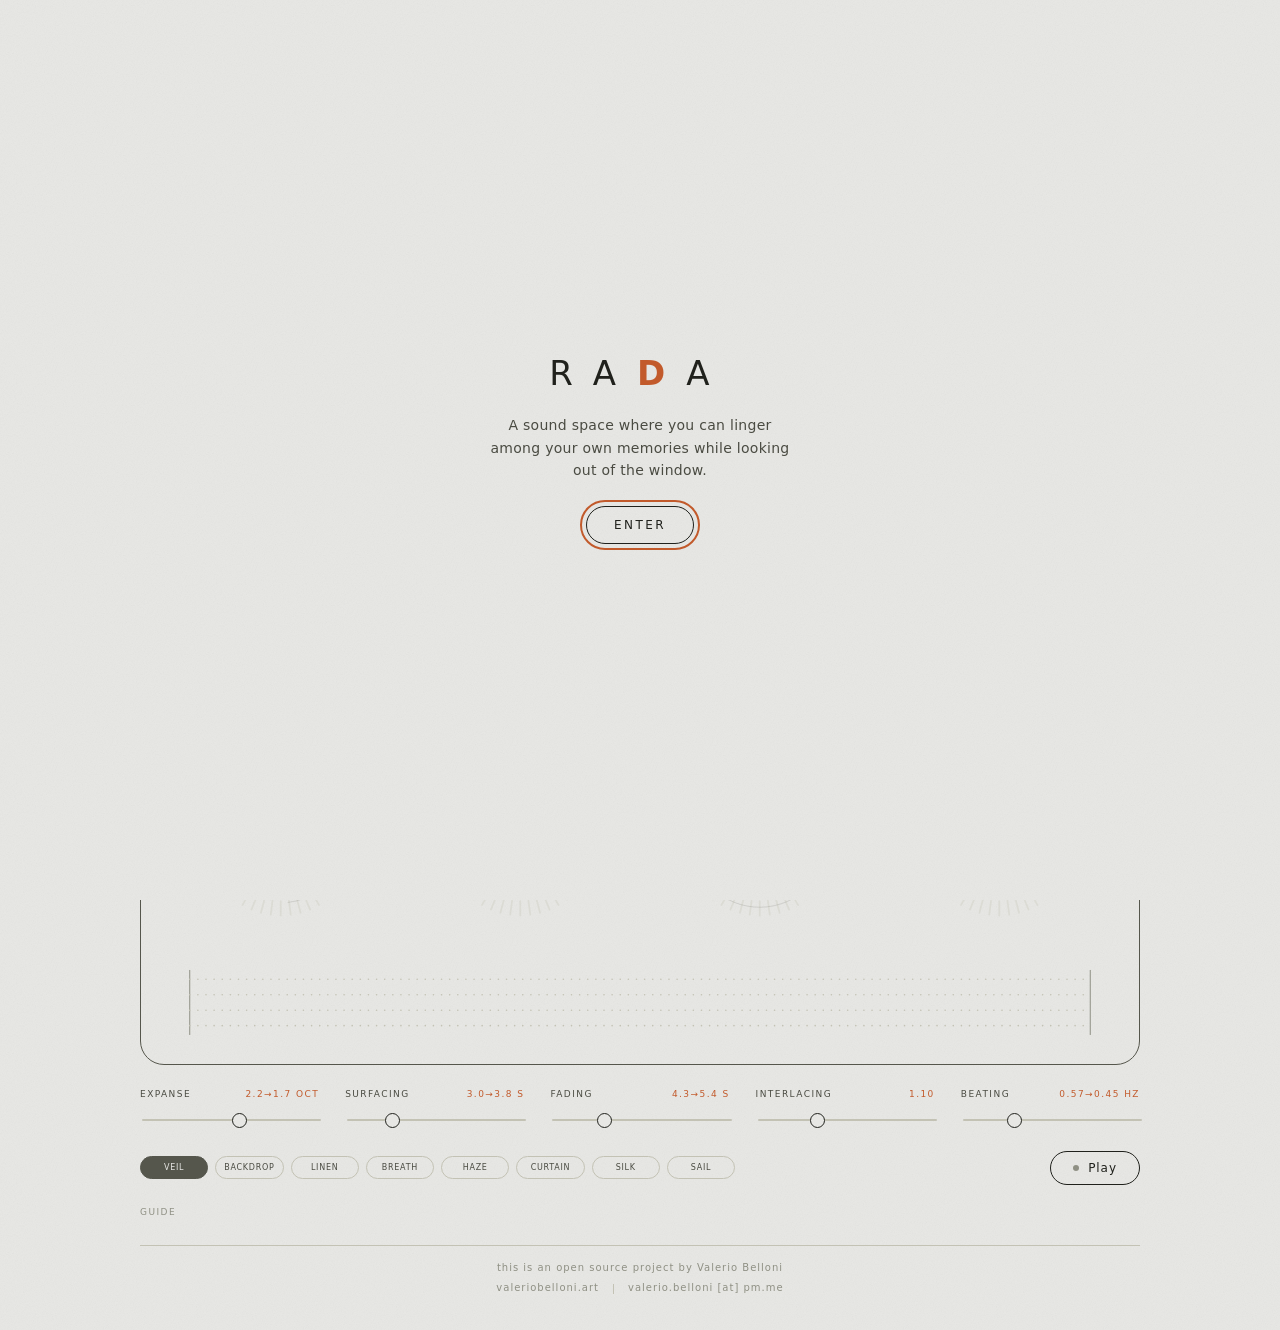
<file: index.html>
<!DOCTYPE html>
<html lang="it">
<head>
<meta charset="utf-8">
<meta name="viewport" content="width=device-width, initial-scale=1">
<title>Rada</title>

<!-- Le anteprime social restano in inglese: i crawler leggono questi meta
     prima che il JavaScript giri, quindi qualunque lingua ci sia scritta qui
     è quella che appare quando si condivide il link. i18n.js li riscrive
     comunque nella lingua corrente, per i motori che eseguono lo script. -->
<meta name="description" content="Four sound phrases of different lengths that never come back together the same way. A generative instrument in the browser.">

<meta property="og:title" content="Rada">
<meta property="og:description" content="Four sound phrases of different lengths that never come back together the same way.">
<meta property="og:type" content="website">

<!-- favicon inline: il punto che pulsa. Data URI, così non c'è un file da
     servire e funziona anche aprendo index.html col doppio clic. -->
<link rel="icon" href="data:image/svg+xml,%3Csvg xmlns='http://www.w3.org/2000/svg' viewBox='0 0 32 32'%3E%3Crect width='32' height='32' rx='7' fill='%23e9e7db'/%3E%3Ccircle cx='16' cy='16' r='6' fill='%23c25a2b'/%3E%3C/svg%3E">

<link rel="stylesheet" href="css/style.css">
</head>
<body>

<div class="stage">
 <div class="wrap">

  <div class="head">
    <h1>Ra<em>d</em>a</h1>
    <div class="headRight">
      <nav class="langs" id="langs" aria-label="Lingua"></nav>
      <span class="langSep" aria-hidden="true"></span>
      <div class="status" id="status">
        <span class="pulse"></span>
        <span id="statusText">in attesa</span>
      </div>
    </div>
  </div>

  <div class="loopCard">
    <div class="cardHead">
      <span class="t" data-i18n="card.title">Le quattro frasi</span>
      <span class="realign" id="realign">—</span>
    </div>
    <div class="loopHint" data-i18n="card.hint">trascina: durata · clic: silenzia · ↻ nuova idea</div>
    <div id="canvas-holder"></div>
  </div>

  <div class="controls">
    <div class="ctl">
      <label for="spread"><span data-i18n="ctl.spread">Ampiezza registro</span> <b id="vSpread">—</b></label>
      <input type="range" id="spread" min="0" max="100" value="45">
    </div>
    <div class="ctl">
      <label for="warmth"><span data-i18n="ctl.warmth">Calore</span> <b id="vWarmth">—</b></label>
      <input type="range" id="warmth" min="0" max="100" value="70">
    </div>
    <div class="ctl">
      <label for="rev"><span data-i18n="ctl.rev">Spazio / coda</span> <b id="vRev">—</b></label>
      <input type="range" id="rev" min="0" max="100" value="72">
    </div>
    <div class="ctl">
      <label for="dens"><span data-i18n="ctl.dens">Densità dell'idea</span> <b id="vDens">—</b></label>
      <input type="range" id="dens" min="2" max="14" value="5">
    </div>
    <div class="ctl">
      <label for="head"><span data-i18n="ctl.head">Addensamento</span> <b id="vHead">—</b></label>
      <input type="range" id="head" min="10" max="70" value="30">
    </div>
  </div>

  <div class="bar">
    <div class="moods" id="moods"></div>
    <button class="power" id="power">
      <span class="dot"></span><span id="powerLabel">Avvia</span>
    </button>
  </div>

  <!-- ----------------------------------------------- la seconda classe
       Stesso impianto del riquadro sopra, ma gli eventi qui durano invece di
       accadere: tenute che si sovrappongono fra loro e alle gocce. Il canvas
       è separato perché due riquadri con bordo proprio non possono condividere
       la stessa tela; lo disegna js/droni.js, dentro lo stesso ciclo di
       fotogrammi dell'altro.

       Sopra al riquadro, la riga della stagione: gemella di quella in testa
       alla pagina, e diversa nella scala del tempo. Là l'ora del giorno, qui
       il mese dell'anno.                                                 -->
  <div class="statusDroni">
    <div class="status" id="statusStagione">
      <span class="pulse"></span>
      <span id="statusStagioneText">in attesa</span>
    </div>
  </div>

  <div class="loopCard droneCard">
    <div class="cardHead">
      <span class="t" data-i18n="drone.title">I quattro tessuti</span>
      <span class="realign" id="realignDroni">—</span>
    </div>
    <div class="loopHint" data-i18n="drone.hint">trascina: durata · clic: silenzia · ↻ nuova idea</div>
    <div id="drone-holder"></div>
  </div>

  <div class="controls controlsTessuti">
    <div class="ctl">
      <label for="d_spread"><span data-i18n="dctl.spread">Estensione</span> <b id="v_spread">—</b></label>
      <input type="range" id="d_spread" min="0" max="100" step="1" value="55">
    </div>
    <div class="ctl">
      <label for="d_apri"><span data-i18n="dctl.apri">Affioramento</span> <b id="v_apri">—</b></label>
      <input type="range" id="d_apri" min="0.3" max="12" step="0.1" value="3">
    </div>
    <div class="ctl">
      <label for="d_chiudi"><span data-i18n="dctl.chiudi">Dissolvenza</span> <b id="v_chiudi">—</b></label>
      <input type="range" id="d_chiudi" min="0.3" max="15" step="0.1" value="4.3">
    </div>
    <div class="ctl">
      <label for="d_sovr"><span data-i18n="dctl.sovr">Intreccio</span> <b id="v_sovr">—</b></label>
      <input type="range" id="d_sovr" min="0.2" max="3" step="0.01" value="1.10">
    </div>
    <div class="ctl">
      <label for="d_battito"><span data-i18n="dctl.battito">Battito</span> <b id="v_battito">—</b></label>
      <input type="range" id="d_battito" min="0.05" max="2" step="0.01" value="0.57">
    </div>
  </div>

  <div class="bar barDroni">
    <div class="moods" id="droniMoods"></div>
    <button class="power" id="powerTessuti">
      <span class="dot"></span><span id="powerTessutiLabel">Avvia</span>
    </button>
  </div>

  <!-- ------------------------------------------------------------------
       I quadranti vivono nel canvas, che per una tastiera e per un lettore
       di schermo è una superficie muta: qui sotto stanno gli STESSI comandi
       in HTML nativo, invisibili ma raggiungibili con Tab. Restano in sincronia
       col disegno in entrambe le direzioni (vedi bindA11y in ui.js).
  ------------------------------------------------------------------ -->
  <div class="srOnly" id="a11y">
    <h2 data-i18n="a11y.title">Comandi equivalenti da tastiera</h2>
    <!-- Le due classi hanno due elenchi separati, e i titoli sono gli stessi
         dei riquadri visibili: chi ascolta la pagina e chi la guarda devono
         sentirsi nello stesso posto. -->
    <h3 data-i18n="card.title">Le quattro frasi</h3>
    <div id="a11yLoops"></div>
    <h3 data-i18n="drone.title">I quattro tessuti</h3>
    <div id="a11yDroni"></div>
  </div>

  <div class="foot">
    <!-- scheda nuova: il collage sta suonando, e una navigazione qui lo
         spegnerebbe perdendo la sessione in corso. Il ?da=strumento dice alla
         guida che Rada è già aperta di là, così non offre di riaprirla. -->
    <a class="docLink" href="guida.html?da=strumento" target="_blank" rel="noopener"
       data-i18n="ui.guide" data-i18n-aria="ui.guideAria">Guida</a>
  </div>

  <!-- ----------------------------------------------------------- la firma
       Un filo, e sotto i crediti. La riga separa senza chiudere: chiudere lo
       fanno i bordi dei due riquadri, e un terzo rettangolo qui sarebbe un
       riquadro che non contiene nulla.

       L'indirizzo non è un collegamento, come nella guida e per la stessa
       ragione: un mailto: che contenga "[at]" aprirebbe una bozza verso un
       destinatario inesistente. Va ricomposto a mano, ed è il prezzo di non
       darlo in pasto ai raccoglitori di indirizzi.                      -->
  <div class="firma">
    <p data-i18n="foot.credits">questo è un progetto open source ideato da Valerio Belloni</p>
    <div class="recapiti">
      <a href="https://www.valeriobelloni.art">valeriobelloni.art</a>
      <span class="sep" aria-hidden="true"></span>
      <span class="posta">valerio.belloni [at] pm.me</span>
    </div>
  </div>

 </div>
</div>

<!-- Il cancello è una finestra modale vera: prima l'ingresso era un <div>,
     quindi non prendeva fuoco e chi naviga da tastiera restava chiuso fuori. -->
<div class="gate" id="gate" role="dialog" aria-modal="true" aria-labelledby="gateTitle">
  <h2 id="gateTitle">Ra<em>d</em>a</h2>
  <p data-i18n="gate.text">Uno spazio sonoro nel quale si può indugiare nei propri ricordi mentre si guarda fuori dalla finestra.</p>
  <button class="enter" id="enter" type="button" data-i18n="gate.enter">Entra</button>
</div>

<!-- Nessuna libreria: tutto ciò che serve è qui dentro, e la pagina si apre
     anche senza rete. Il disegno usa l'API 2D del browser, il suono la Web
     Audio API.

     l'ordine conta: le parole e il modello prima (non dipendono da nulla),
     poi il suono, poi il disegno, infine i comandi -->
<script src="js/i18n.js"></script>
<script src="js/model.js"></script>
<script src="js/audio.js"></script>
<script src="js/droni.js"></script>
<script src="js/frasi.js"></script>
<script src="js/ui.js"></script>
</body>
</html>
</file>
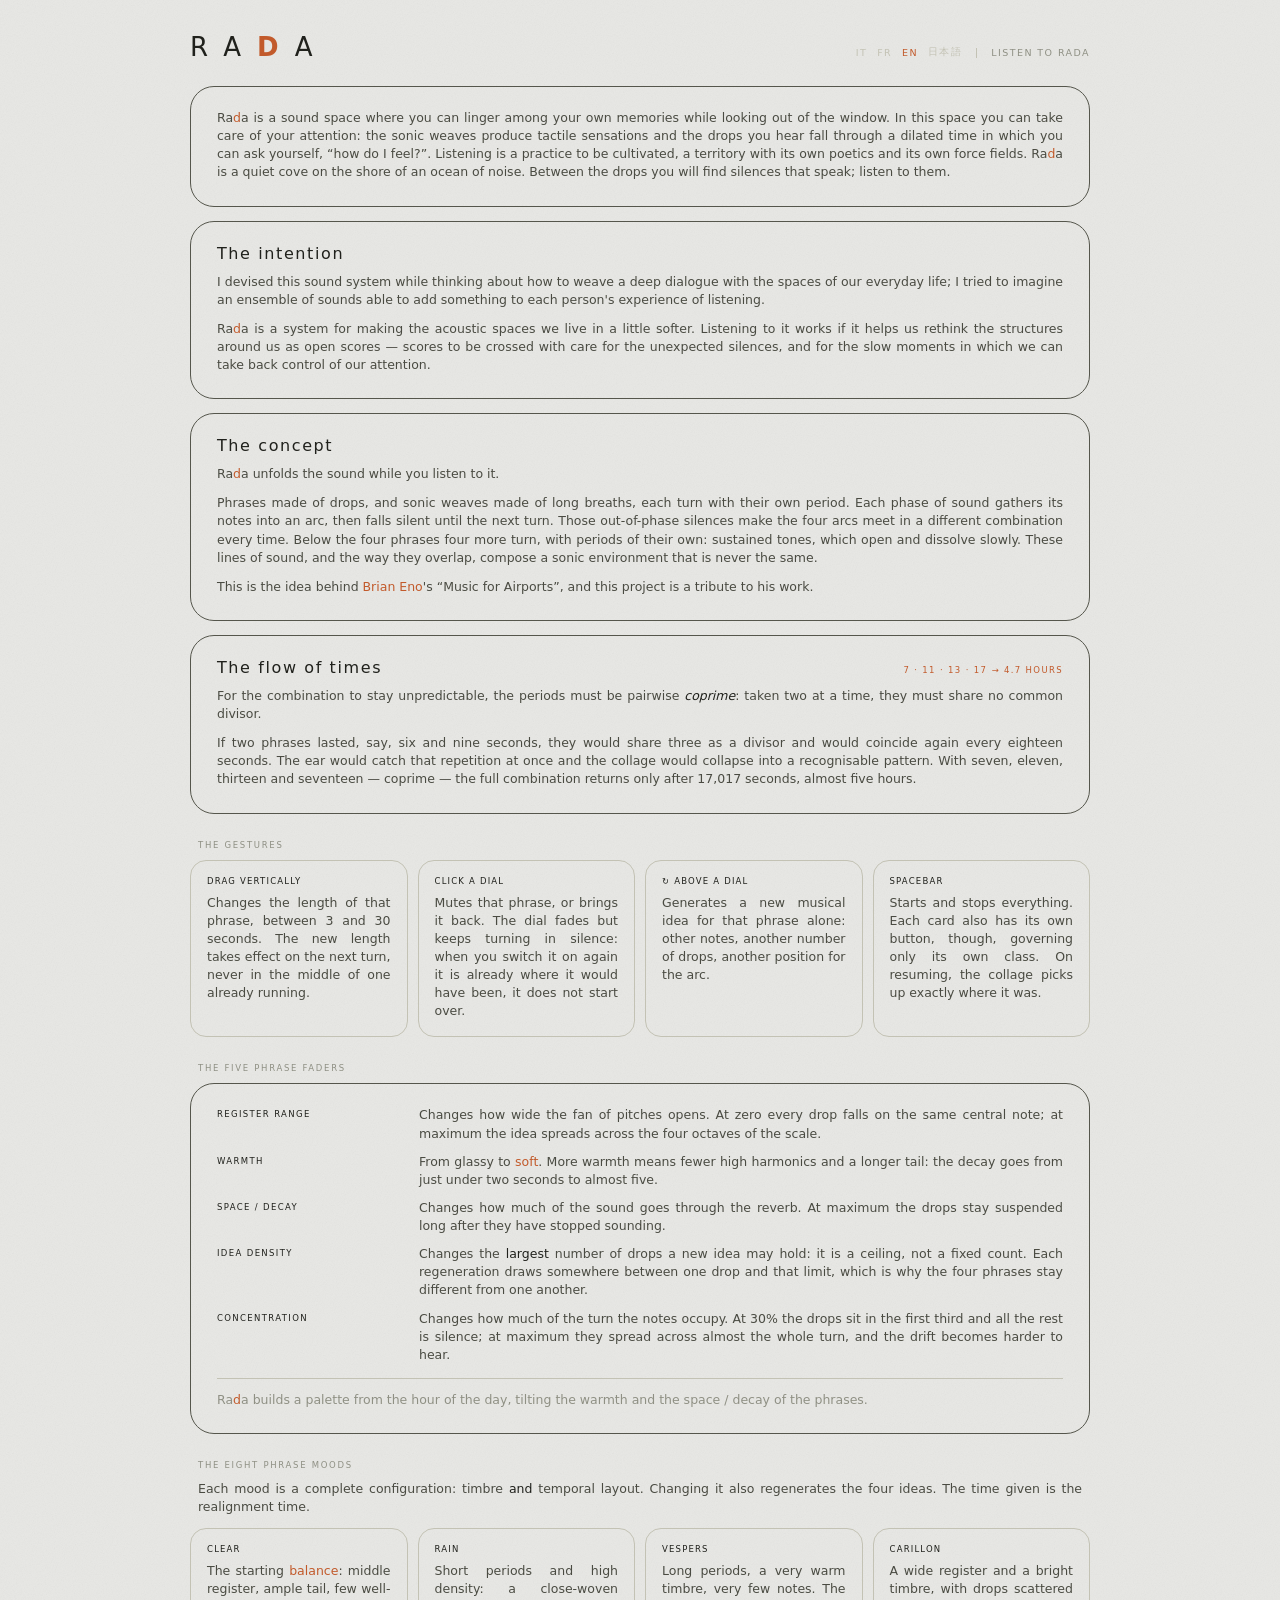
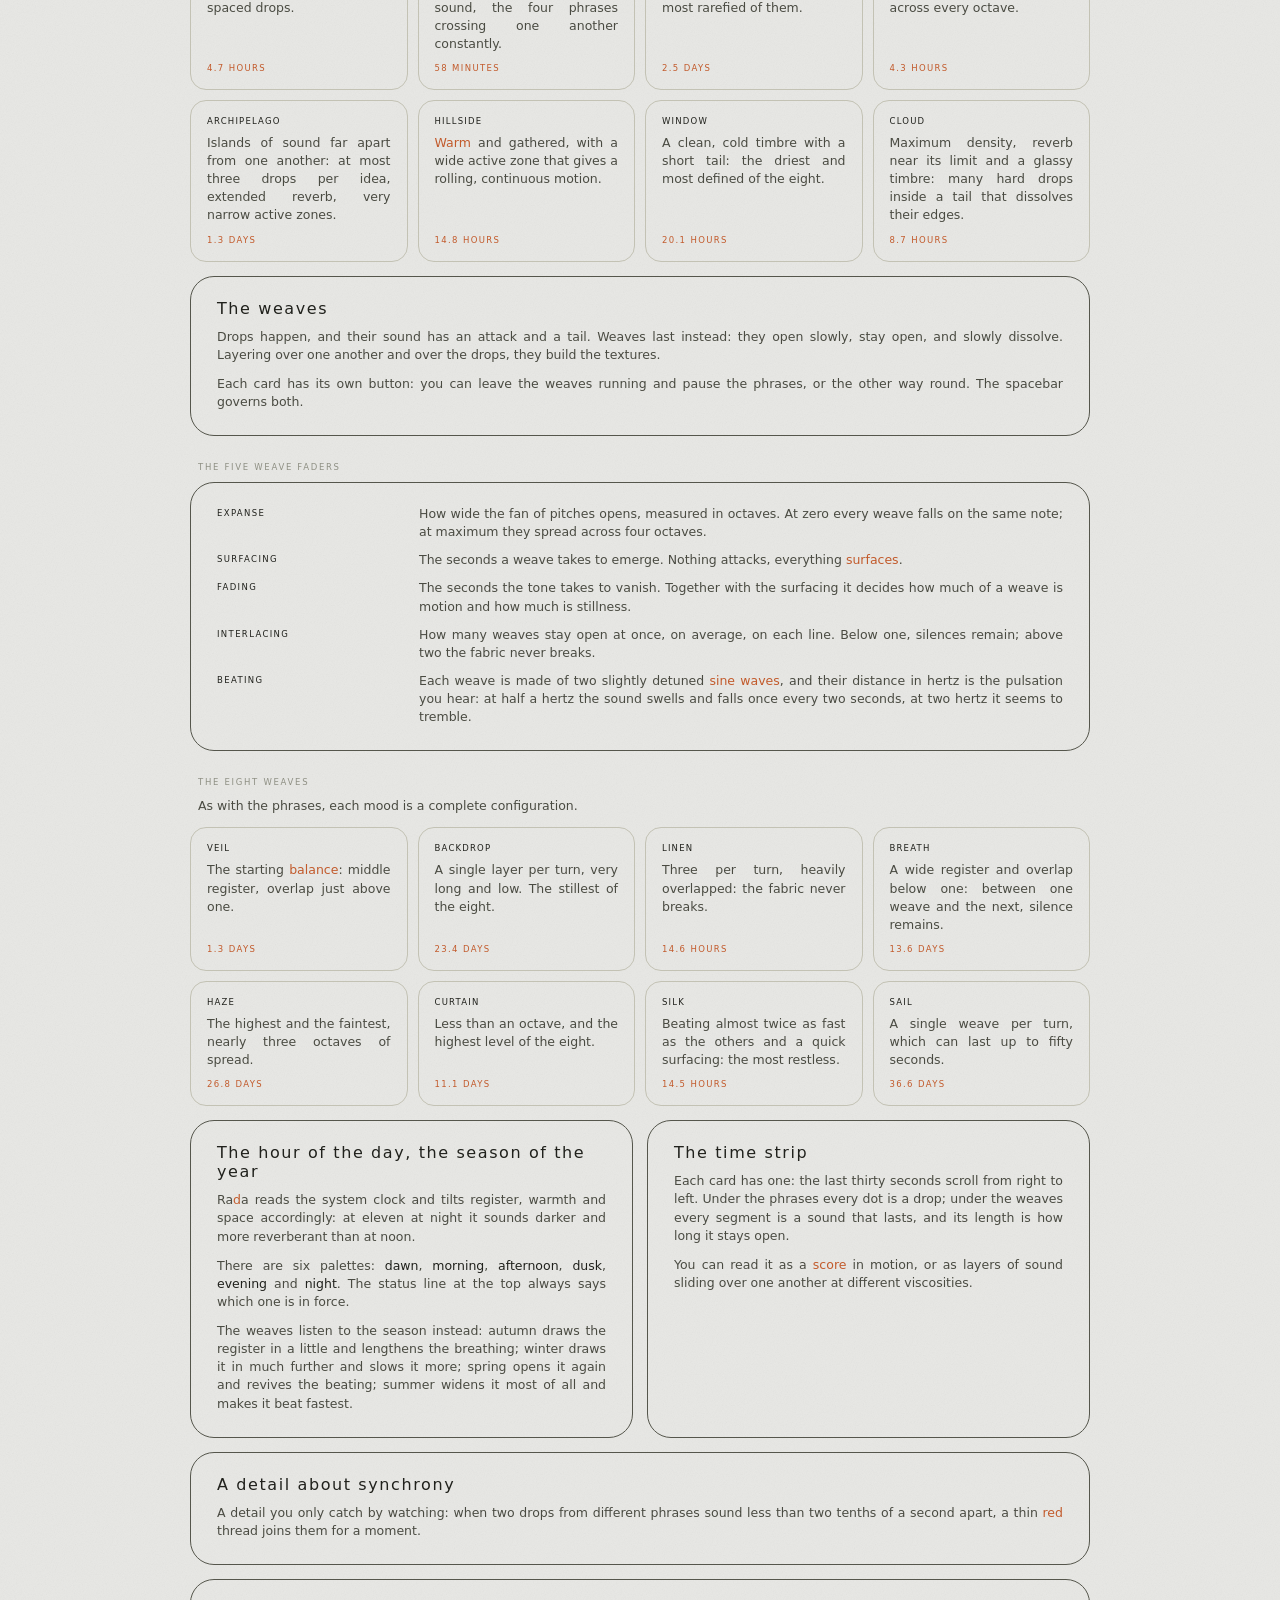
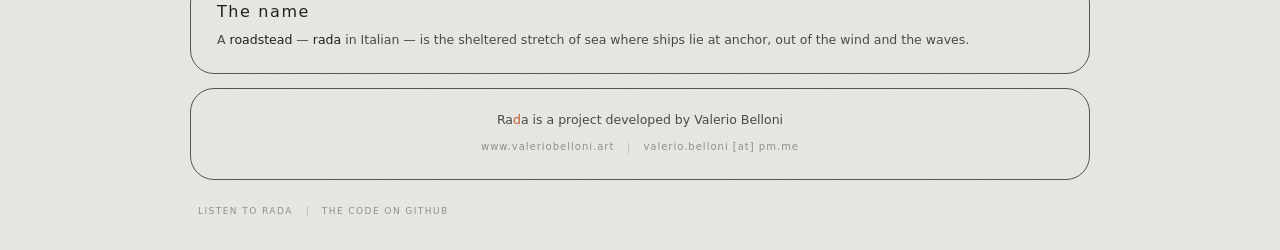
<file: guida.html>
<!DOCTYPE html>
<html lang="it">
<head>
<meta charset="utf-8">
<meta name="viewport" content="width=device-width, initial-scale=1">
<title data-i18n="g.title">Rada · Guida</title>

<meta name="description" content="How Rada works and how to use it: four phrases, coprime periods, and the collage that happens between them.">

<link rel="stylesheet" href="css/style.css">
<link rel="stylesheet" href="css/guida.css">
</head>
<body>

<div class="stage doc">
 <div class="wrap doc">

  <div class="head">
    <h1><a class="logoLink" href="index.html">Ra<em>d</em>a</a></h1>
    <div class="headRight">
      <nav class="langs" id="langs" aria-label="Lingua"></nav>
      <span class="langSep" aria-hidden="true"></span>
      <a class="backLink" href="index.html" data-i18n="g.back">Ascolta Rada</a>
    </div>
  </div>

  <!-- ------------------------------------------------- l'invito, senza titolo -->
  <section class="docCard">
    <p data-i18n-html="g.open1">Ra<em class="amb">d</em>a è uno spazio sonoro nel quale si può
    indugiare nei propri ricordi mentre si guarda fuori dalla finestra. In
    questo spazio puoi prenderti cura della tua attenzione, i tessuti sonori
    producono delle sensazioni tattili e le gocce che ascolti cadono in un
    tempo dilatato nel quale puoi chiederti “come mi sento?”. L'ascolto è
    un'attività da coltivare, è un territorio che ha le sue poetiche e i suoi
    campi di forza. Ra<em class="amb">d</em>a è un'insenatura tranquilla lungo la costa di un
    oceano di rumore. Tra le gocce troverai dei silenzi che parlano;
    ascoltali.</p>
  </section>

  <!-- ------------------------------------------------------ l'intenzione
       La voce dell'autore, in prima persona. Sta dopo l'invito e prima del
       concetto: prima si entra nello spazio, poi si dice perché lo si è
       costruito, e solo dopo come funziona.                              -->
  <section class="docCard">
    <div class="cardHead"><h2 class="t" data-i18n="g.intent.t">L'intenzione</h2></div>
    <p data-i18n-html="g.intent1">Ho ideato questo sistema sonoro pensando a
    come poter intessere un dialogo profondo con gli spazi del nostro
    quotidiano, ho cercato di immaginare un insieme sonoro capace di aggiungere
    qualcosa all'esperienza uditiva di ciascuno.</p>

    <p data-i18n-html="g.intent2">Ra<em class="amb">d</em>a è un sistema che
    permette di rendere più morbidi gli spazi acustici in cui viviamo. Il suo
    ascolto funziona se aiuta a ripensare le strutture intorno a noi come a
    delle partiture aperte, che vanno attraversate ponendo cura ai silenzi
    inaspettati e ai momenti lenti nei quali possiamo riprendere il controllo
    sulla nostra attenzione.</p>
  </section>

  <!-- ------------------------------------------------------- il concetto -->
  <section class="docCard">
    <div class="cardHead"><h2 class="t" data-i18n="g.concept.t">Il concetto</h2></div>
    <p data-i18n-html="g.concept1">Ra<em class="amb">d</em>a sviluppa il suono mentre lo ascolti.</p>

    <p data-i18n-html="g.concept2">Frasi composte da gocce e tessuti sonori
    fatti di lunghi respiri girano ciascuno col proprio periodo. Ogni fase
    sonora concentra le sue note in un arco, poi tace fino al giro successivo.
    Quei silenzi fuori fase fanno in modo che i quattro archi si incontrino
    ogni volta in una combinazione diversa. Sotto le quattro frasi ne girano
    altre quattro, coi propri periodi: suoni tenuti, che si aprono e si
    dissolvono lentamente. Queste linee di suoni e le loro sovrapposizioni
    compongono un ambiente sonoro sempre differente.</p>

    <p data-i18n-html="g.concept3">Questa è l'idea alla base di “Music for
    Airports” di <em class="amb">Brian Eno</em> e questo progetto è un tributo al suo lavoro.</p>
  </section>

  <!-- --------------------------------------------- lo scorrere dei tempi -->
  <section class="docCard">
    <div class="cardHead">
      <h2 class="t" data-i18n="g.flow.t">Lo scorrere dei tempi</h2>
      <span class="realign" data-i18n="g.flow.badge">7 · 11 · 13 · 17 → 4,7 ore</span>
    </div>

    <p data-i18n-html="g.flow1">Perché la combinazione resti imprevedibile, i
    periodi devono essere <i>coprimi</i> a due a due: presi a coppie, non
    devono avere alcun divisore in comune.</p>

    <p data-i18n-html="g.flow2">Se due frasi durassero ad esempio sei e nove
    secondi condividerebbero il tre come divisore, e tornerebbero a coincidere
    ogni diciotto secondi. L'orecchio sentirebbe subito questa ripetizione e il
    collage collasserebbe in un motivo riconoscibile. Con sette, undici, tredici
    e diciassette — primi fra loro — la combinazione completa si ripete solo
    dopo 17.017 secondi, quasi cinque ore.</p>
  </section>

  <!-- ------------------------------------------------------------ i gesti -->
  <h2 class="docLabel" data-i18n="g.lbl.gestures">I gesti</h2>
  <div class="docGrid g4">
    <div class="docCell">
      <span class="k" data-i18n="g.gest1.k">Trascina in verticale</span>
      <p data-i18n-html="g.gest1">Cambia la durata di quella frase, fra 3 e 30
      secondi. La nuova durata entra in vigore al giro successivo, mai a metà di
      uno in corso.</p>
    </div>
    <div class="docCell">
      <span class="k" data-i18n="g.gest2.k">Clic su un quadrante</span>
      <p data-i18n-html="g.gest2">Silenzia quella frase, o la riattiva. Il
      quadrante impallidisce ma continua a girare in silenzio: quando la
      riaccendi è già dove sarebbe stata, non riparte da capo.</p>
    </div>
    <div class="docCell">
      <span class="k" data-i18n="g.gest3.k">↻ sopra un quadrante</span>
      <p data-i18n-html="g.gest3">Genera una nuova idea musicale per quella
      frase soltanto: altre note, altro numero di gocce, altra posizione
      dell'arco.</p>
    </div>
    <div class="docCell">
      <span class="k" data-i18n="g.gest4.k">Barra spaziatrice</span>
      <p data-i18n-html="g.gest4">Avvia e ferma tutto. Ogni riquadro ha però
      anche il suo pulsante, che governa solo la propria classe. Alla ripresa il
      collage riparte esattamente da dov'era.</p>
    </div>
  </div>

  <!-- ------------------------------------------------------- i cursori -->
  <h2 class="docLabel" data-i18n="g.lbl.faders">I cinque cursori per le frasi</h2>
  <section class="docCard">
    <dl class="docList">
      <dt data-i18n="ctl.spread">Ampiezza registro</dt>
      <dd data-i18n-html="g.f1">Modifica quanto si allarga il ventaglio delle
      altezze. A zero tutte le gocce cadono sulla stessa nota centrale; al
      massimo l'idea si distende sulle quattro ottave della scala.</dd>

      <dt data-i18n="ctl.warmth">Calore</dt>
      <dd data-i18n-html="g.f2">Da vetroso a <em class="amb">morbido</em>. Più calore significa meno
      armoniche acute e una coda più lunga: il decadimento passa da poco meno di
      due secondi a quasi cinque.</dd>

      <dt data-i18n="ctl.rev">Spazio / coda</dt>
      <dd data-i18n-html="g.f3">Modifica quanta parte del suono passa per il
      riverbero. Al massimo le gocce restano sospese a lungo dopo aver smesso di
      suonare.</dd>

      <dt data-i18n="ctl.dens">Densità dell'idea</dt>
      <dd data-i18n-html="g.f4">Modifica il numero <em>massimo</em> di gocce che
      una nuova idea può contenere: è un tetto, non un numero fisso. Ogni
      rigenerazione pesca fra una goccia e questo limite, perciò le quattro
      frasi restano diverse fra loro.</dd>

      <dt data-i18n="ctl.head">Addensamento</dt>
      <dd data-i18n-html="g.f5">Modifica quanta parte del giro è occupata dalle
      note. Al 30% le gocce stanno nel primo terzo e tutto il resto è silenzio;
      al massimo si distribuiscono quasi su tutto il giro, e lo sfasamento si fa
      meno percepibile.</dd>
    </dl>

    <p class="docNote" data-i18n-html="g.f.note">Ra<em class="amb">d</em>a crea
    una palette a seconda dell'ora del giorno inclinando il calore e lo spazio /
    coda delle frasi.</p>
  </section>

  <!-- --------------------------------------------------------- i mood ---->
  <h2 class="docLabel" data-i18n="g.lbl.moods">Gli otto stati d'animo per le frasi</h2>
  <p class="docIntro" data-i18n-html="g.moods.intro">Ogni stato d'animo è una
  configurazione completa: timbro <em>e</em> configurazione temporale.
  Cambiarlo rigenera anche le quattro idee. Il tempo indicato è quello di
  riallineamento.</p>

  <div class="docGrid g4 moodGrid">
    <div class="docCell">
      <span class="k" data-mood="sereno">Sereno</span>
      <p data-i18n-html="g.m.sereno">L'<em class="amb">equilibrio</em> di partenza: registro medio,
      coda ampia, poche gocce ben distanziate.</p>
      <span class="mt" data-i18n="g.mt.sereno">4,7 ore</span>
    </div>
    <div class="docCell">
      <span class="k" data-mood="pioggia">Pioggia</span>
      <p data-i18n-html="g.m.pioggia">Periodi brevi e densità alta: un suono
      fitto, le quattro frasi si incrociano di continuo.</p>
      <span class="mt" data-i18n="g.mt.pioggia">58 minuti</span>
    </div>
    <div class="docCell">
      <span class="k" data-mood="vespro">Vespro</span>
      <p data-i18n-html="g.m.vespro">Periodi lunghi, timbro caldissimo,
      pochissime note. Il più rarefatto.</p>
      <span class="mt" data-i18n="g.mt.vespro">2,5 giorni</span>
    </div>
    <div class="docCell">
      <span class="k" data-mood="carillon">Carillon</span>
      <p data-i18n-html="g.m.carillon">Registro largo e timbro chiaro, con gocce
      sparse su tutte le ottave.</p>
      <span class="mt" data-i18n="g.mt.carillon">4,3 ore</span>
    </div>
    <div class="docCell">
      <span class="k" data-mood="arcipelago">Arcipelago</span>
      <p data-i18n-html="g.m.arcipelago">Isole di suono molto distanti fra loro:
      massimo tre gocce per idea, riverbero esteso, zone attive molto
      strette.</p>
      <span class="mt" data-i18n="g.mt.arcipelago">1,3 giorni</span>
    </div>
    <div class="docCell">
      <span class="k" data-mood="collina">Collina</span>
      <p data-i18n-html="g.m.collina"><em class="amb">Caldo</em> e raccolto, con una zona attiva
      ampia che dà un andamento ondulato e continuo.</p>
      <span class="mt" data-i18n="g.mt.collina">14,8 ore</span>
    </div>
    <div class="docCell">
      <span class="k" data-mood="finestra">Finestra</span>
      <p data-i18n-html="g.m.finestra">Timbro netto e freddo, coda corta: il più
      asciutto e definito degli otto.</p>
      <span class="mt" data-i18n="g.mt.finestra">20,1 ore</span>
    </div>
    <div class="docCell">
      <span class="k" data-mood="nuvola">Nuvola</span>
      <p data-i18n-html="g.m.nuvola">Densità massima, riverbero quasi al limite
      e timbro vetroso: tante gocce dure dentro una coda che ne diluisce i
      contorni.</p>
      <span class="mt" data-i18n="g.mt.nuvola">8,7 ore</span>
    </div>
  </div>


  <!-- --------------------------------------------------------- i tessuti -->
  <section class="docCard">
    <div class="cardHead"><h2 class="t" data-i18n="g.tes.t">I tessuti</h2></div>
    <p data-i18n-html="g.tes1">Le gocce accadono e il loro suono ha un attacco e
    una coda. I tessuti invece durano, si aprono lentamente, restano aperti e
    lentamente si dissolvono. Sovrapponendosi fra loro e alle gocce formano le
    tessiture.</p>

    <p data-i18n-html="g.tes3">Ogni riquadro ha il suo pulsante: si possono
    lasciare i tessuti e mettere in pausa le frasi, o il contrario. La barra
    spaziatrice invece vale per entrambi.</p>
  </section>

  <h2 class="docLabel" data-i18n="g.lbl.tfaders">I cinque cursori dei tessuti</h2>
  <section class="docCard">
    <dl class="docList">
      <dt data-i18n="dctl.spread">Estensione</dt>
      <dd data-i18n-html="g.tf1">Quanto si allarga il ventaglio delle altezze, misurato in ottave. A zero tutti i tessuti cadono sulla stessa nota; al massimo si distendono su quattro ottave.</dd>

      <dt data-i18n="dctl.apri">Affioramento</dt>
      <dd data-i18n-html="g.tf2">I secondi che un tessuto impiega a emergere. Nulla attacca, tutto <em class="amb">affiora</em>.</dd>

      <dt data-i18n="dctl.chiudi">Dissolvenza</dt>
      <dd data-i18n-html="g.tf3">I secondi che impiega il tono a sparire. Insieme all'affioramento decide quanta parte del tessuto è movimento e quanta è stasi.</dd>

      <dt data-i18n="dctl.sovr">Intreccio</dt>
      <dd data-i18n-html="g.tf4">Quanti tessuti restano aperti insieme, in media, su ciascuna linea. Sotto uno restano dei silenzi; sopra due la trama non si interrompe mai.</dd>

      <dt data-i18n="dctl.battito">Battito</dt>
      <dd data-i18n-html="g.tf5">Ogni tessuto è fatto di due <em class="amb">sinusoidi</em>
      leggermente scordate, e la loro differenza in hertz è la pulsazione che si
      sente: a mezzo hertz il suono si gonfia e si sgonfia una volta ogni due
      secondi, a due hertz il suono sembra tremare.</dd>

    </dl>
  </section>

  <h2 class="docLabel" data-i18n="g.lbl.tmoods">Gli otto tessuti</h2>
  <p class="docIntro" data-i18n-html="g.tmoods.intro">Come per le frasi, ogni
  stato d'animo è una configurazione completa.</p>

  <div class="docGrid g4 moodGrid">
    <div class="docCell">
      <span class="k" data-drone-mood="velo">Velo</span>
      <p data-i18n-html="g.tm.velo">L'<em class="amb">equilibrio</em> di partenza: registro medio, sovrapposizione appena sopra l'uno.</p>
      <span class="mt" data-i18n="g.tmt.velo">1,3 giorni</span>
    </div>
    <div class="docCell">
      <span class="k" data-drone-mood="fondale">Fondale</span>
      <p data-i18n-html="g.tm.fondale">Uno strato solo per giro, lunghissimo e grave. Il più immobile degli otto.</p>
      <span class="mt" data-i18n="g.tmt.fondale">23,4 giorni</span>
    </div>
    <div class="docCell">
      <span class="k" data-drone-mood="lino">Lino</span>
      <p data-i18n-html="g.tm.lino">Tre per giro molto sovrapposti: la trama non si interrompe mai.</p>
      <span class="mt" data-i18n="g.tmt.lino">14,6 ore</span>
    </div>
    <div class="docCell">
      <span class="k" data-drone-mood="respiro">Respiro</span>
      <p data-i18n-html="g.tm.respiro">Registro largo e sovrapposizione sotto l'uno: fra un tessuto e l'altro resta il silenzio.</p>
      <span class="mt" data-i18n="g.tmt.respiro">13,6 giorni</span>
    </div>
    <div class="docCell">
      <span class="k" data-drone-mood="bruma">Bruma</span>
      <p data-i18n-html="g.tm.bruma">Il più acuto e il più tenue, quasi tre ottave di estensione.</p>
      <span class="mt" data-i18n="g.tmt.bruma">26,8 giorni</span>
    </div>
    <div class="docCell">
      <span class="k" data-drone-mood="tenda">Tenda</span>
      <p data-i18n-html="g.tm.tenda">Meno di un'ottava, è il livello più alto degli otto.</p>
      <span class="mt" data-i18n="g.tmt.tenda">11,1 giorni</span>
    </div>
    <div class="docCell">
      <span class="k" data-drone-mood="seta">Seta</span>
      <p data-i18n-html="g.tm.seta">Battito quasi doppio degli altri e affioramento rapido: il più inquieto.</p>
      <span class="mt" data-i18n="g.tmt.seta">14,5 ore</span>
    </div>
    <div class="docCell">
      <span class="k" data-drone-mood="vela">Vela</span>
      <p data-i18n-html="g.tm.vela">Un tessuto solo per giro, che può durare fino a cinquanta secondi.</p>
      <span class="mt" data-i18n="g.tmt.vela">36,6 giorni</span>
    </div>
  </div>

  <!-- ---------------------------------------------- le due cose che vivono -->
  <div class="docPair">
    <section class="docCard">
      <div class="cardHead"><h2 class="t" data-i18n="g.hour.t">L'ora del giorno e la stagione dell'anno</h2></div>
      <p data-i18n-html="g.hour1">Ra<em class="amb">d</em>a legge l'orologio del sistema e inclina di
      conseguenza il registro, il calore e lo spazio: alle 23 suona più cupa e
      riverberata che a mezzogiorno.</p>
      <p data-i18n-html="g.hour2">Le palette sono sei: <em>alba</em>,
      <em>mattino</em>, <em>pomeriggio</em>, <em>tramonto</em>, <em>sera</em> e
      <em>notturna</em>. La riga di stato in alto dice sempre quale è in
      vigore.</p>
      <p data-i18n-html="g.hour3">Ai tessuti parla invece la stagione: l'autunno
      raccoglie appena il registro e allunga il respiro; l'inverno lo raccoglie
      molto di più e lo rallenta ancora; la primavera lo riapre e ravviva il
      battito; l'estate lo allarga più di tutte e lo fa battere più in
      fretta.</p>
    </section>

    <section class="docCard">
      <div class="cardHead"><h2 class="t" data-i18n="g.strip.t">La fascia temporale</h2></div>
      <p data-i18n-html="g.strip1">Ogni riquadro ne ha una: da destra verso
      sinistra scorrono gli ultimi trenta secondi. Sotto le frasi ogni punto è
      una goccia; sotto i tessuti ogni segmento è un suono che dura, e la sua
      lunghezza è il tempo per cui resta aperto.</p>
      <p data-i18n-html="g.strip2">Puoi guardarlo come se fosse uno <em class="amb">spartito</em> in
      movimento, o un sovrapporsi di strati sonori che scorrono con viscosità
      differenti.</p>
    </section>
  </div>

  <!-- ---------------------------------------------- il filo fra due gocce
       Stava in coda al riquadro del nome, dove non c'entrava nulla: è una
       cosa che si vede, non una postilla su una parola.                  -->
  <section class="docCard docEnd">
    <div class="cardHead"><h2 class="t" data-i18n="g.sync.t">Un dettaglio sulla sincronia</h2></div>
    <p data-i18n-html="g.name.note">Un dettaglio che si nota solo guardando:
    quando due gocce di frasi diverse suonano a meno di due decimi di secondo
    l'una dall'altra, un sottile filo <em class="amb">rosso</em> le unisce per un istante.</p>
  </section>

  <!-- ------------------------------------------------------------ chiusa -->
  <section class="docCard">
    <div class="cardHead"><h2 class="t" data-i18n="g.name.t">Il nome</h2></div>
    <p data-i18n-html="g.name1">Una <em>rada</em> è il tratto di mare riparato
    dove le navi sostano al riparo dai venti e dalle onde.</p>
  </section>

  <!-- ----------------------------------------------------------- colophon
       Chiude la pagina con una firma. Il rettangolo è quello di sempre, ma la
       voce è più bassa: qui non c'è nulla da studiare, solo da sapere.
       Il nome del sito e l'indirizzo non si traducono — sono identificatori,
       non parole. Si traduce solo la frase che li introduce.            -->
  <section class="docCard docColophon">
    <p data-i18n-html="g.credits">Ra<em class="amb">d</em>a è un progetto sviluppato da Valerio Belloni</p>
    <div class="recapiti">
      <a href="https://www.valeriobelloni.art">www.valeriobelloni.art</a>
      <span class="sep" aria-hidden="true"></span>
      <!-- Non è un collegamento, ed è voluto: un mailto: che contenga "[at]"
           aprirebbe una bozza con un destinatario inesistente. Scritto così
           l'indirizzo va ricomposto a mano da chi scrive — che è il prezzo
           di non darlo in pasto ai raccoglitori di indirizzi. -->
      <span class="posta">valerio.belloni [at] pm.me</span>
    </div>
  </section>

  <footer class="docFoot">
    <a href="index.html" data-i18n="g.back">Ascolta Rada</a>
    <span class="sep"></span>
    <a href="https://github.com/valeriobelloni78/rada" data-i18n="g.foot.code">Il codice su GitHub</a>
  </footer>

 </div>
</div>

<!-- l'ordine conta: prima le parole dell'interfaccia, poi quelle della guida,
     che vi si appoggiano e completano il dizionario -->
<script src="js/i18n.js"></script>
<script src="js/guida-i18n.js"></script>
</body>
</html>
</file>
<file: css/style.css>
/* =============================================================================
   RADA · style.css

   Le variabili qui sotto sono l'unica fonte della palette: anche il canvas
   le legge (js/frasi.js → readPalette). Cambiarle qui cambia tutto.
============================================================================= */

:root{
  --paper:#e7e7e4;   /* fondo, grigio chiarissimo appena caldo */
  --ink:#20211c;     /* inchiostro, nero morbido verdastro */
  --ink-2:#4a4b42;   /* inchiostro secondario */
  --dust:#8f9084;    /* etichette tenui */
  --hair:#c3c2b4;    /* linee inattive */
  --scelto:#55564c;  /* fondo dei bottoni scelti: scuro, ma non inchiostro */
  --amber:#c25a2b;   /* unico accento */
  --glow:rgba(194,90,43,.18);
  --sans:"Helvetica Neue",-apple-system,system-ui,"Segoe UI",Roboto,Arial,sans-serif;
}

/* --------------------------------------------------------- la grana della carta
   Rumore frattale generato dal browser, non un'immagine da scaricare: è un
   SVG scritto qui dentro come data URI, quindi la pagina continua ad aprirsi
   senza rete — che è una regola del progetto, non una comodità.

   `feTurbulence` fa il grano, `feColorMatrix` gli toglie il colore (di suo
   il rumore è a chiazze rosse, verdi e blu), e `stitchTiles` fa combaciare i
   bordi della piastrella, altrimenti a ogni ripetizione si vedrebbe la
   cucitura. Il rettangolo è nero a opacità 0,08: appena un velo, e su un
   fondo chiaro basta a togliere la sensazione di superficie piatta.

   Il browser lo rasterizza una volta e lo ripete: non costa un fotogramma.
   Il `#` dell'`url(#g)` va scritto %23, o l'indirizzo si tronca lì.       */
:root{
  --carta:url("data:image/svg+xml,%3Csvg xmlns='http://www.w3.org/2000/svg' width='200' height='200'%3E%3Cfilter id='g'%3E%3CfeTurbulence type='fractalNoise' baseFrequency='.9' numOctaves='4' stitchTiles='stitch'/%3E%3CfeColorMatrix type='saturate' values='0'/%3E%3C/filter%3E%3Crect width='200' height='200' filter='url(%23g)' opacity='.08'/%3E%3C/svg%3E");
}

*{box-sizing:border-box}
html,body{margin:0;height:100%}
body{
  background-color:var(--paper);
  background-image:var(--carta);
  color:var(--ink);
  font-family:var(--sans);
  font-weight:300;
  -webkit-font-smoothing:antialiased;
  overflow-x:hidden;
}

/* etichette minute: peso pieno e tracking ampio, perché reggano al corpo piccolo */
.status,.ctl label,.loopHint,.realign{
  font-family:var(--sans);
  font-weight:400;
  letter-spacing:.18em;
}

/* --------------------------------------------------------- impaginazione */
.stage{
  min-height:100vh;
  min-height:100dvh;
  display:flex;
  flex-direction:column;
  align-items:center;
  justify-content:center;
  padding:26px 20px 34px;
}
.wrap{width:100%;max-width:1000px}

/* --------------------------------------------------------------- testata */
.head{
  display:flex;
  align-items:baseline;
  justify-content:space-between;
  gap:16px;
  flex-wrap:wrap;
  margin-bottom:26px;
}
h1{
  margin:0;
  font-weight:300;
  font-size:clamp(21px,4.6vw,26px);
  letter-spacing:.62em;
  line-height:1;
  text-transform:uppercase;
}
h1 em{font-style:normal;font-weight:600;color:var(--amber)}

.status{
  display:flex;
  align-items:center;
  gap:9px;
  font-size:9.5px;
  letter-spacing:.15em;
  text-transform:uppercase;
  color:var(--ink-2);
}
.pulse{
  width:7px;height:7px;border-radius:50%;
  background:var(--hair);flex:none;transition:.4s;
}
.status.live{color:var(--ink)}
.status.live .pulse{background:var(--amber);animation:pulse 2.6s ease-in-out infinite}

/* ------------------------------------------------- lingua, accanto allo stato
   Quattro sigle sulla stessa riga della riga di stato: c'è spazio per tutte
   e quattro le lingue fino a ~665px di finestra, sotto i quali la testata va
   a capo da sé — come già faceva prima.                                     */
.headRight{
  display:flex;align-items:center;gap:14px;
  flex-wrap:wrap;justify-content:flex-end;
}
.langs{display:flex;gap:10px}
.lang{
  appearance:none;border:0;background:transparent;padding:0;
  font-family:var(--sans);font-weight:400;
  font-size:9.5px;letter-spacing:.15em;text-transform:uppercase;
  color:var(--hair);cursor:pointer;transition:.2s;
}
.lang:hover{color:var(--ink-2)}
.lang.sel{color:var(--amber)}
.lang:focus-visible{outline:1.5px solid var(--amber);outline-offset:3px;border-radius:2px}
.langSep{width:1px;height:10px;background:var(--hair);flex:none}
@keyframes pulse{
  0%,100%{opacity:.35;transform:scale(.85)}
  50%{opacity:1;transform:scale(1.15)}
}

/* ------------------------------------------------------------ i quadranti */
/* Il bordo è lo stesso grigio del fondo dei bottoni scelti: i due riquadri e
   il bottone che li governa sono la stessa cornice, e il nero pieno resta ai
   segni che contano — le gocce che suonano e i trattini della zona attiva. */
.loopCard{border:1.5px solid var(--scelto);border-radius:24px;padding:16px 14px 18px}
.cardHead{
  display:flex;
  justify-content:space-between;
  align-items:baseline;
  gap:12px;
  margin:0 8px 6px;
  flex-wrap:wrap;
}
.cardHead .t{font-weight:200;font-size:16px;letter-spacing:.1em}
.realign{font-size:8.5px;letter-spacing:.16em;text-transform:uppercase;color:var(--amber)}
.loopHint{
  font-size:8px;letter-spacing:.14em;text-transform:uppercase;
  color:var(--dust);margin:0 8px 6px;
}

#canvas-holder{width:100%;display:flex;justify-content:center;position:relative}
#drone-holder{width:100%;display:flex;justify-content:center;position:relative}

/* LE DUE TELE LASCIANO SCORRERE LA PAGINA; sono i quattro riquadri qui sotto
   — uno per quadrante — a trattenere il dito dove c'è davvero qualcosa da
   trascinare. Con `touch-action:none` sull'intera tela, su un telefono non si
   riuscirebbe a scorrere passando sopra mezza schermata di quadranti.

   Qui c'era un `!important` per entrambe, e non era pigrizia: p5 scriveva
   `touch-action:none` direttamente nell'attributo style di ogni canvas
   esistente — la propria tela e anche quella dei tessuti, che pure non aveva
   creato — e una regola normale del foglio perde contro lo stile in linea.
   Tolta la libreria non lo scrive più nessuno, e le due righe tornano a
   essere due righe normali.                                                */
#canvas-holder canvas,
.droneCanvas{display:block;touch-action:pan-y pinch-zoom}

/* Il riquadro delle tenute è la stessa scatola dei quadranti, staccata da
   quella sopra e dai suoi mood. Lo stacco però lo prende la riga della
   stagione, che gli sta appena sopra.                                    */
.statusDroni{display:flex;justify-content:flex-end;margin:26px 8px 8px}
.droneCard{margin-top:0}
.barDroni{margin-top:14px}
.controlsTessuti{margin-top:22px}

/* Trasparenti e senza dimensioni proprie: le riceve frasi.js, che li
   ricalcola solo quando il canvas cambia misura. Coprono il quadrante e il
   suo ↻, non l'intera cella: gli spazi fra un quadrante e l'altro, e la
   fascia temporale, restano al dito per scorrere la pagina.               */
.dialZone{
  position:absolute;
  touch-action:none;
  cursor:ns-resize;
  -webkit-tap-highlight-color:transparent;
}

/* -------------------------------------------------------------- controlli */
.controls{
  display:grid;
  grid-template-columns:1fr 1fr;
  gap:14px 26px;
  margin-top:24px;
}
.ctl label{
  display:flex;justify-content:space-between;gap:8px;
  font-size:9px;letter-spacing:.16em;text-transform:uppercase;
  color:var(--ink-2);margin-bottom:7px;
}
.ctl label b{color:var(--amber);font-weight:400;font-variant-numeric:tabular-nums}

input[type=range]{
  -webkit-appearance:none;appearance:none;
  width:100%;height:1.5px;
  background:var(--hair);outline:none;border-radius:2px;cursor:pointer;
}
input[type=range]::-webkit-slider-thumb{
  -webkit-appearance:none;
  width:15px;height:15px;border-radius:50%;
  background:var(--paper);border:1.5px solid var(--ink);
  cursor:pointer;transition:.15s;
}
input[type=range]::-webkit-slider-thumb:hover{background:var(--ink)}
input[type=range]::-moz-range-thumb{
  width:15px;height:15px;border-radius:50%;
  background:var(--paper);border:1.5px solid var(--ink);cursor:pointer;
}

/* --------------------------------------------------------- barra inferiore */
.bar{
  display:flex;align-items:center;justify-content:space-between;
  gap:14px;flex-wrap:wrap;margin-top:26px;
}
/* otto mood: una sola riga su schermo largo, due righe da quattro su
   cellulare. La soglia ricalca quella del canvas in frasi.js (avail>=720),
   così i due layout cambiano registro nello stesso punto.                  */
.moods{
  display:grid;
  grid-template-columns:repeat(8,1fr);
  gap:7px;
  min-width:0;
}
.mood{
  appearance:none;
  border:1.5px solid var(--hair);
  background:transparent;color:var(--ink-2);
  font-family:var(--sans);font-weight:400;
  font-size:8px;letter-spacing:.09em;text-transform:uppercase;text-align:center;
  padding:6px 8px;border-radius:999px;cursor:pointer;transition:.2s;
}
.mood:hover{border-color:var(--ink);color:var(--ink)}
/* Lo stato scelto è un grigio scuro, non l'inchiostro pieno: il nero massimo
   in pagina resta quello dei bordi dei riquadri e delle gocce che suonano.  */
.mood.sel{color:var(--paper);background:var(--scelto);border-color:var(--scelto)}

.power{
  appearance:none;
  border:1.5px solid var(--ink);background:transparent;color:var(--ink);
  font-family:var(--sans);font-weight:300;
  font-size:12px;letter-spacing:.08em;
  padding:9px 22px;border-radius:999px;cursor:pointer;transition:.25s;
  display:flex;align-items:center;gap:9px;justify-content:center;
  flex:none;
}
/* rimando alla guida, sotto i mood: deve esserci senza contendere l'attenzione
   ai comandi, quindi ha il corpo delle etichette minute e il grigio tenue.  */
.foot{margin-top:15px}

/* --------------------------------------------------------------- la firma
   Un filo alto un pixel, e sotto i crediti centrati. Il filo separa senza
   chiudere: a chiudere ci pensano i bordi dei due riquadri, e un terzo
   rettangolo qui dentro sarebbe un riquadro che non contiene nulla.

   Il testo resta in tondo minuscolo, non nel MAIUSCOLO delle etichette
   minute: quelle nominano un comando, questa è una frase, e una frase lunga
   in maiuscolo si legge peggio. Vale anche per l'indirizzo, come nel
   colophon della guida.                                                   */
.firma{
  margin-top:26px;
  padding-top:16px;
  border-top:1px solid var(--hair);
  text-align:center;
}
.firma p{
  margin:0;
  font-family:var(--sans);font-weight:400;
  font-size:10px;letter-spacing:.1em;
  color:var(--dust);
}
.firma .recapiti{
  display:flex;align-items:center;justify-content:center;
  gap:14px;flex-wrap:wrap;margin-top:9px;
}
.firma a,
.firma .posta{
  font-family:var(--sans);font-weight:400;
  font-size:10px;letter-spacing:.1em;color:var(--dust);
  text-decoration:none;padding-bottom:2px;
  border-bottom:1px solid transparent;
}
.firma a{transition:.2s}
.firma a:hover{color:var(--ink);border-bottom-color:var(--hair)}
.firma a:focus-visible{outline:1.5px solid var(--amber);outline-offset:3px;border-radius:2px}
.firma .sep{width:1px;height:10px;background:var(--hair);flex:none}
@media (max-width:479px){
  .firma .sep{display:none}          /* a capo, il trattino resterebbe appeso */
  .firma .recapiti{gap:8px;flex-direction:column}
}
.docLink{
  font-family:var(--sans);font-weight:400;
  font-size:9px;letter-spacing:.16em;text-transform:uppercase;
  color:var(--dust);text-decoration:none;transition:.2s;
  border-bottom:1px solid transparent;padding-bottom:2px;
}
.docLink:hover{color:var(--ink);border-bottom-color:var(--hair)}
.docLink:focus-visible{outline:1.5px solid var(--amber);outline-offset:3px;border-radius:2px}

.power:hover{background:rgba(32,33,28,.06)}
.power.on{background:var(--scelto);border-color:var(--scelto);color:var(--paper)}
.dot{width:6px;height:6px;border-radius:50%;background:var(--dust);transition:.3s;flex:none}
.power.on .dot{
  background:var(--amber);
  box-shadow:0 0 12px 2px var(--glow);
  animation:breathe 4s ease-in-out infinite;
}
@keyframes breathe{0%,100%{opacity:.55}50%{opacity:1}}

/* ---------------------------------------------------- soglia d'ingresso */
.gate{
  position:fixed;inset:0;z-index:40;
  /* la stessa grana del fondo, e alla stessa origine: la soglia copre la
     pagina senza che si veda il passaggio da una superficie all'altra */
  background-color:var(--paper);
  background-image:var(--carta);
  display:flex;flex-direction:column;
  align-items:center;justify-content:center;
  gap:24px;padding:30px;text-align:center;
  cursor:pointer;
  /* la visibilità scatta a dissolvenza finita: serve a togliere il bottone
     dall'ordine di tabulazione, perché `opacity:0` da sola lo lascia
     raggiungibile e si finirebbe a dare fuoco a un comando invisibile.   */
  transition:opacity .6s, visibility 0s .6s;
}
.gate.off{opacity:0;pointer-events:none;visibility:hidden}
.gate h2{
  margin:0;font-weight:300;
  font-size:clamp(24px,6vw,34px);
  letter-spacing:.62em;text-transform:uppercase;line-height:1;
}
.gate h2 em{font-style:normal;font-weight:600;color:var(--amber)}
.gate p{
  margin:0;max-width:34ch;
  font-size:14px;line-height:1.6;font-weight:300;
  color:var(--ink-2);letter-spacing:.02em;
}
.gate .enter{
  appearance:none;
  background:transparent;color:var(--ink);
  font-family:var(--sans);
  border:1.5px solid var(--ink);border-radius:999px;
  padding:11px 27px;
  font-size:12px;letter-spacing:.2em;text-transform:uppercase;
  font-weight:400;transition:.25s;cursor:pointer;
}
.gate:hover .enter,
.gate .enter:hover{background:var(--ink);color:var(--paper)}
.gate .enter:focus-visible{outline:2px solid var(--amber);outline-offset:4px}

/* ------------------------------------------- i comandi per chi non vede
   Fuori dallo schermo ma dentro il documento: un lettore di schermo li
   annuncia e il Tab li raggiunge. Non `display:none`, che li toglierebbe
   anche a loro. Se però il fuoco entra qui, tornano visibili: chi naviga da
   tastiera senza lettore di schermo deve vedere dove si trova.            */
.srOnly{
  position:absolute;width:1px;height:1px;
  margin:-1px;padding:0;overflow:hidden;
  clip-path:inset(50%);white-space:nowrap;border:0;
}
.srOnly:focus-within{
  position:static;width:auto;height:auto;
  margin:18px 0 0;padding:16px 18px;overflow:visible;
  clip-path:none;white-space:normal;
  border:1.5px solid var(--hair);border-radius:16px;
}
.srOnly h2{
  margin:0 0 10px;font-weight:400;
  font-size:9px;letter-spacing:.2em;text-transform:uppercase;color:var(--dust);
}
.srOnly .a11yRow{
  display:flex;align-items:center;gap:10px;flex-wrap:wrap;margin-bottom:10px;
}
.srOnly label{
  font-size:9px;letter-spacing:.14em;text-transform:uppercase;
  color:var(--ink-2);font-weight:400;min-width:14ch;
}
.srOnly input[type=range]{width:150px}
.srOnly button{
  appearance:none;border:1.5px solid var(--hair);background:transparent;
  color:var(--ink-2);font-family:var(--sans);font-weight:400;
  font-size:8.5px;letter-spacing:.12em;text-transform:uppercase;
  padding:6px 12px;border-radius:999px;cursor:pointer;
}
.srOnly button:hover{border-color:var(--ink);color:var(--ink)}
.srOnly :focus-visible{outline:2px solid var(--amber);outline-offset:3px}

/* ------------------------------------------------------------ adattamenti */
@media (min-width:780px){
  .controls{grid-template-columns:repeat(5,1fr);gap:0 26px}
  .loopCard{padding:20px 20px 24px}
  .stage{padding:34px 28px}
}
@media (max-width:719px){
  /* quattro per riga, tutte uguali: la riga occupa la stessa larghezza del
     riquadro dei quadranti, così le due righe si allineano al bordo sopra. */
  .moods{
    grid-template-columns:repeat(4,1fr);
    width:100%;
  }
  /* qui la testata è ormai su due righe e le sigle non confinano più con lo
     stato: il trattino separatore resterebbe appeso nel vuoto.            */
  .langSep{display:none}
  .mood{
    padding:7px 4px;
    font-size:8.5px;
    letter-spacing:.09em;
    text-align:center;
  }
}
@media (max-width:400px){
  .controls{grid-template-columns:1fr}
  .bar{justify-content:center}
}

/* ------------------------------------ trattamento tipografico del giapponese
   Il giapponese non ha maiuscolo, quindi il dispositivo su cui poggia tutta
   la gerarchia minuta del progetto — MAIUSCOLO più tracking ampio — qui non
   esiste. Si ricostruisce con gli unici due strumenti che restano: il corpo
   e il 字間, la spaziatura fra i glifi, che in giapponese è una scelta
   tipografica legittima ma vuole valori molto più stretti del latino.
   I caratteri sono inoltre più fitti di tratti e reggono peggio il corpo
   piccolo: vanno alzati di circa un punto per restare leggibili.           */
:lang(ja) .status,
:lang(ja) .ctl label,
:lang(ja) .loopHint,
:lang(ja) .realign,
:lang(ja) .mood,
:lang(ja) .lang,
:lang(ja) .docLink,
:lang(ja) .srOnly h2,
:lang(ja) .srOnly label,
:lang(ja) .srOnly button{
  text-transform:none;
  letter-spacing:.08em;
}
:lang(ja) .status{font-size:10.5px}
:lang(ja) .ctl label{font-size:10px}
:lang(ja) .loopHint{font-size:9px}
:lang(ja) .realign{font-size:9.5px}
:lang(ja) .mood{font-size:9px;letter-spacing:.04em}
:lang(ja) .power{font-size:12.5px;letter-spacing:.04em}
:lang(ja) .cardHead .t{letter-spacing:.04em}
/* il giapponese va a capo fra qualunque coppia di caratteri: serve più aria
   fra le righe, e meno spaziatura di quella pensata per le parole latine  */
:lang(ja) .gate p{line-height:1.9;letter-spacing:.02em}
:lang(ja) .gate .enter{letter-spacing:.12em}

/* chi preferisce meno movimento: si fermano le animazioni decorative */
@media (prefers-reduced-motion:reduce){
  .status.live .pulse,.power.on .dot{animation:none}
  .gate{transition:none}
}
</file>
<file: css/guida.css>
/* =============================================================================
   RADA · guida.css — la pagina di documentazione

   Si appoggia a style.css, che resta l'unica fonte della palette: qui non c'è
   nessun colore scritto a mano, solo le variabili già definite là.

   La gerarchia dei rettangoli ricalca quella dell'interfaccia: il bordo pieno
   d'inchiostro è quello del riquadro dei quadranti e resta per le sezioni
   portanti; le celle minori usano il filo tenue delle pillole dei mood. Se
   avessero tutte lo stesso bordo la pagina diventerebbe una parete di scatole
   identiche, e la lettura non avrebbe più un ordine.
============================================================================= */

/* La pagina è lunga: il contenuto parte dall'alto invece di stare al centro,
   e la misura si stringe, perché una riga di mille pixel non si legge.      */
.stage.doc{justify-content:flex-start}
.wrap.doc{max-width:900px}

/* ------------------------------------------------------------- testata */
.logoLink{color:inherit;text-decoration:none}
.backLink{
  font-family:var(--sans);font-weight:400;
  font-size:9.5px;letter-spacing:.15em;text-transform:uppercase;
  color:var(--dust);text-decoration:none;transition:.2s;
}
.backLink:hover{color:var(--ink)}

/* --------------------------------------------------- rettangoli portanti
   Stesso bordo dei due riquadri dello strumento (`.loopCard` in style.css):
   le due pagine si aprono una di fila all'altra, e un bordo più scuro qui
   le farebbe sembrare due progetti.                                       */
.docCard{
  border:1.5px solid var(--scelto);
  border-radius:24px;
  padding:22px 26px 24px;
  margin-bottom:14px;
}
.docCard .cardHead{margin:0 0 10px}
.docCard h2.t{margin:0;font-weight:200;font-size:16px;letter-spacing:.1em}

/* Un corpo solo per tutta la pagina, ed è quello delle celle minori: 12,5px
   con interlinea 1,45. Prima ce n'erano quattro — 15 nell'apertura, 14 nei
   riquadri, 13 nelle introduzioni e negli elenchi, 12,5 nelle celle — e la
   scala non raccontava una gerarchia, raccontava soltanto l'ordine in cui i
   pezzi erano stati scritti. La gerarchia qui la fanno il peso, il colore e
   la spaziatura; il corpo può stare fermo.                                 */
.docCard p{
  margin:0 0 11px;
  font-size:12.5px;line-height:1.45;font-weight:300;
  color:var(--ink-2);
}
.docCard p:last-child{margin-bottom:0}
/* <em> qui non inclina: rialza soltanto il colore, perché la gerarchia del
   progetto è fatta di peso e spaziatura, non di corsivi.                   */
.docCard em{font-style:normal;color:var(--ink)}
/* <i> invece inclina davvero: serve per i termini tecnici citati in quanto
   termini — "coprimi" — dove il corsivo ha un significato preciso.         */
.docCard i{font-style:italic;color:var(--ink)}

/* Il terzo risalto, e il più raro: l'arancione. Non marca un termine tecnico
   né una parola importante — quelli hanno già l'inchiostro pieno — ma le
   poche parole che nella pagina fanno da eco al suono: "morbido", "affiora",
   "spartito", il filo "rosso" fra due gocce. E la "d" di Rada, dovunque il
   nome compaia nella prosa, che è la stessa "d" del logo.

   Serve la classe sull'`em` perché `.docCard em` porta già l'inchiostro, e a
   parità di elemento vince chi è più specifico. Vale ovunque nella pagina —
   riquadri, introduzioni, celle, elenchi — con una regola sola.          */
.amb, .docCard em.amb, .docList dd em.amb, .docCell p em.amb, .docIntro em.amb{
  font-style:normal;
  color:var(--amber);
}

/* nota di coda: più tenue del corpo, staccata da un filo */
.docNote{
  margin-top:14px !important;
  padding-top:12px;
  border-top:1px solid var(--hair);
  font-size:12.5px !important;
  color:var(--dust) !important;
}

/* ------------------------------------------------------------ giustificato
   I blocchi diventano rettangoli pieni: è la ragione per cui lo si vuole in
   un impianto minimale, dove il bordo del testo conta quanto il testo.

   Ha un prezzo, e la sillabazione è ciò che lo abbassa. Senza, il browser può
   solo allargare gli spazi fra le parole, e in una colonna stretta li allarga
   in modo grottesco. `hyphens:auto` usa i dizionari del browser, che seguono
   l'attributo lang del documento: cambiando lingua cambia anche il modo in
   cui le parole si spezzano. Il giapponese non ne ha bisogno — va già a capo
   fra qualunque coppia di caratteri — e infatti lì il giustificato è la norma.

   `text-align-last:left` tiene l'ultima riga com'era: giustificare anche
   quella spalanca l'ultimo rigo di ogni capoverso.                        */
.docCard p,
.docList dd,
.docIntro,
.docCell p{
  text-align:justify;
  text-align-last:left;
  -webkit-hyphens:auto;
  hyphens:auto;
}

/* Il colophon resta centrato: due righe corte, e giustificarle non avrebbe
   nulla da distribuire.

   Serve anche `text-align-last`, che è una proprietà a sé: la regola qui
   sopra la mette a `left` per tutta la pagina, e `text-align:center` da solo
   non la tocca. In un capoverso di una o due righe l'ultima riga è tutto il
   capoverso — quindi restava a sinistra, centrato per finta.              */
.docColophon p{text-align:center;text-align-last:center;hyphens:manual}

/* ----------------------------------------------- etichette di sezione */
.docLabel{
  margin:26px 0 10px 8px;
  font-family:var(--sans);font-weight:400;
  font-size:8.5px;letter-spacing:.2em;text-transform:uppercase;
  color:var(--dust);
}
.docIntro{
  margin:0 8px 12px;
  font-size:12.5px;line-height:1.45;font-weight:300;color:var(--ink-2);
}
.docIntro em{font-style:normal;color:var(--ink)}

/* --------------------------------------------------------- celle minori */
.docGrid{display:grid;gap:10px;margin-bottom:14px}
.docGrid.g4{grid-template-columns:repeat(4,1fr)}

.docCell{
  border:1.5px solid var(--hair);
  border-radius:16px;
  padding:15px 16px 16px;
  display:flex;flex-direction:column;
}
.docCell .k{
  font-family:var(--sans);font-weight:400;
  font-size:8.5px;letter-spacing:.14em;text-transform:uppercase;
  color:var(--ink);margin-bottom:8px;
}
.docCell p{
  margin:0;
  font-size:12.5px;line-height:1.45;font-weight:300;
  color:var(--ink-2);
}
/* il tempo di riallineamento, nello stesso arancione che lo mostra a schermo */
.docCell .mt{
  margin-top:auto;padding-top:10px;
  font-size:8.5px;letter-spacing:.16em;text-transform:uppercase;
  color:var(--amber);font-variant-numeric:tabular-nums;
}

/* -------------------------------------------- elenco dei cursori
   Etichetta a sinistra e testo a destra: la stessa lettura del pannello dei
   comandi, dove il nome sta accanto al valore.                             */
.docList{margin:0;display:grid;grid-template-columns:minmax(0,180px) 1fr;gap:10px 22px}
.docList dt{
  font-family:var(--sans);font-weight:400;
  font-size:8.5px;letter-spacing:.16em;text-transform:uppercase;
  color:var(--ink);padding-top:3px;
}
.docList dd{
  margin:0;
  font-size:12.5px;line-height:1.45;font-weight:300;color:var(--ink-2);
}
.docList dd em{font-style:normal;color:var(--ink)}

/* ------------------------------------------------------ due affiancate */
.docPair{display:grid;grid-template-columns:1fr 1fr;gap:14px;margin-bottom:14px}
.docPair .docCard{margin-bottom:0}

.docEnd{margin-top:14px}

/* --------------------------------------------------------------- colophon
   Ultima cosa della pagina: una firma. Centrato perché il resto è allineato
   a sinistra, e questo scarto dice da solo «qui il discorso è finito».
   I recapiti non vanno in maiuscolo come le altre etichette minute: un
   indirizzo di posta in maiuscolo si legge peggio e sembra un errore.    */
.docCard.docColophon{margin-top:14px;text-align:center}
.docColophon p{font-size:12.5px;color:var(--ink-2)}
.docColophon .recapiti{
  display:flex;align-items:center;justify-content:center;
  gap:14px;flex-wrap:wrap;margin-top:12px;
}
.docColophon a{
  font-family:var(--sans);font-weight:400;
  font-size:10px;letter-spacing:.1em;
  color:var(--dust);text-decoration:none;transition:.2s;
  border-bottom:1px solid transparent;padding-bottom:2px;
}
.docColophon a:hover{color:var(--ink);border-bottom-color:var(--hair)}
.docColophon a:focus-visible{outline:1.5px solid var(--amber);outline-offset:3px;border-radius:2px}
.docColophon .sep{width:1px;height:10px;background:var(--hair);flex:none}
/* L'indirizzo non è cliccabile: stessa misura del collegamento accanto, ma
   senza il filo che compare al passaggio — non deve promettere un clic che
   non c'è. Resta selezionabile, che è come si usa.                        */
.docColophon .posta{
  font-family:var(--sans);font-weight:400;
  font-size:10px;letter-spacing:.1em;color:var(--dust);
  padding-bottom:2px;border-bottom:1px solid transparent;
}
@media (max-width:479px){
  .docColophon .sep{display:none}      /* a capo, il trattino resterebbe appeso */
  .docColophon .recapiti{gap:8px;flex-direction:column}
}

/* ------------------------------------------------------------- chiusura */
.docFoot{
  display:flex;align-items:center;gap:14px;
  margin:26px 8px 0;
}
.docFoot a{
  font-family:var(--sans);font-weight:400;
  font-size:9px;letter-spacing:.16em;text-transform:uppercase;
  color:var(--dust);text-decoration:none;transition:.2s;
}
.docFoot a:hover{color:var(--ink)}
.docFoot .sep{width:1px;height:10px;background:var(--hair);flex:none}

/* ---------------------------------------------------------- adattamenti */
@media (max-width:719px){
  .docGrid.g4{grid-template-columns:repeat(2,1fr)}
  .docPair{grid-template-columns:1fr}
  .docList{grid-template-columns:1fr;gap:4px 0}
  .docList dd{margin-bottom:10px}
  .docCard{padding:18px 18px 20px}
}
@media (max-width:479px){
  /* i gesti hanno testi lunghi e vanno in colonna singola; i mood no: due
     righe scarse ciascuno, e in colonna singola occuperebbero due schermate
     di puro scorrimento. Restano affiancati come le pillole nell'interfaccia. */
  .docGrid.g4{grid-template-columns:1fr}
  .docGrid.g4.moodGrid{grid-template-columns:repeat(2,1fr);gap:8px}
  .moodGrid .docCell{padding:13px 13px 14px}
  /* Unica eccezione al giustificato di tutta la pagina, e per misura non per
     gusto: qui la colonna scende a 142 px, cioè ventun caratteri per riga.
     Sotto quella soglia il browser non ha più nulla da distribuire se non gli
     spazi fra le parole, e li spalanca — "poche  gocce  ben". Nemmeno la
     sillabazione basta, perché le parole restano più lunghe dello spazio che
     avanza. Meglio un bordo destro irregolare che una riga a buchi.       */
  .moodGrid .docCell p{font-size:12px;line-height:1.42;text-align:left}
}

/* -------------------------------- il giapponese, se un giorno tradurremo */
:lang(ja) .docLabel,
:lang(ja) .docCell .k,
:lang(ja) .docList dt,
:lang(ja) .backLink,
:lang(ja) .docFoot a{
  text-transform:none;
  letter-spacing:.08em;
}
:lang(ja) .docCard p,
:lang(ja) .docList dd{line-height:1.75;letter-spacing:.02em}

/* Nemmeno il corsivo esiste in giapponese: l'obliquo che il browser applica
   ai glifi CJK non è un carattere, è una deformazione calcolata. Per marcare
   un termine — 互いに素 — la tipografia giapponese usa i 圏点, i punti posti
   sopra i caratteri: stesso compito del nostro corsivo, altro strumento.   */
:lang(ja) .docCard i{
  font-style:normal;
  -webkit-text-emphasis:filled dot currentColor;
  text-emphasis:filled dot currentColor;
  -webkit-text-emphasis-position:over right;
  text-emphasis-position:over right;
}
</file>
